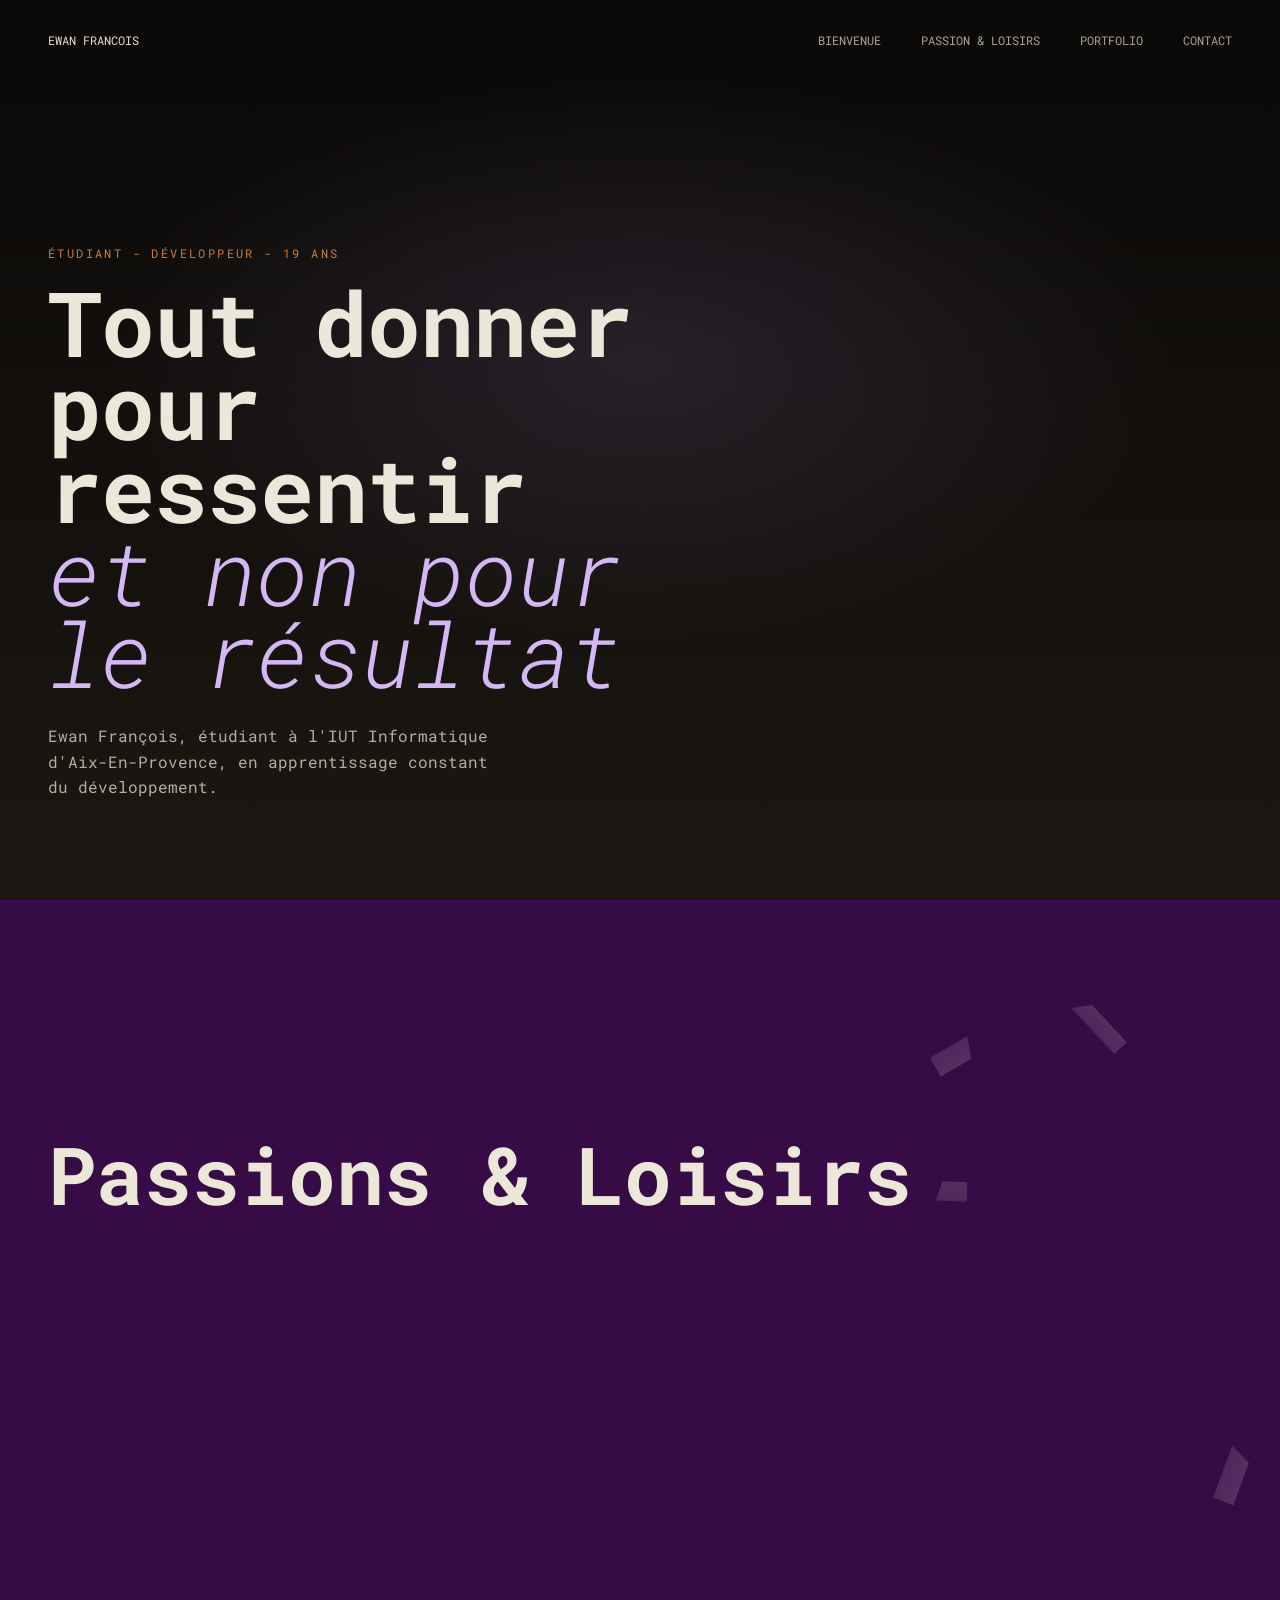
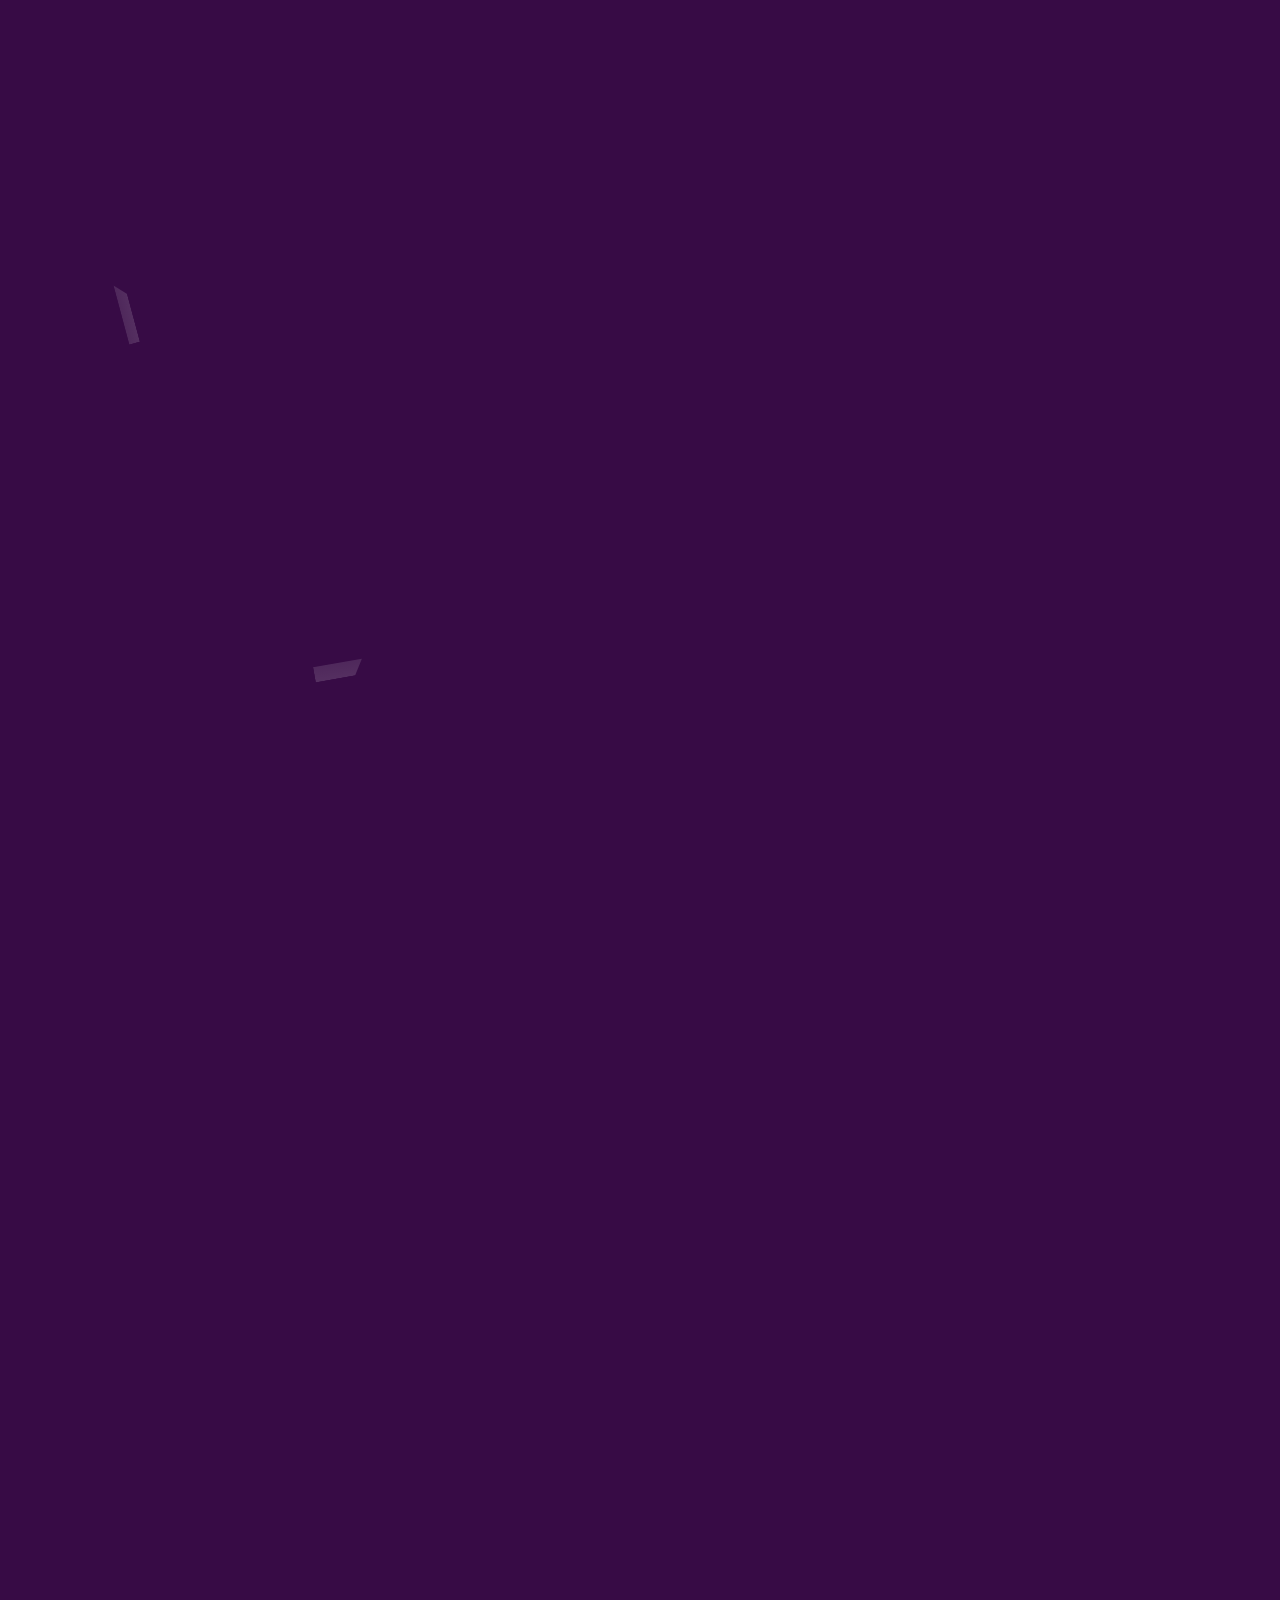
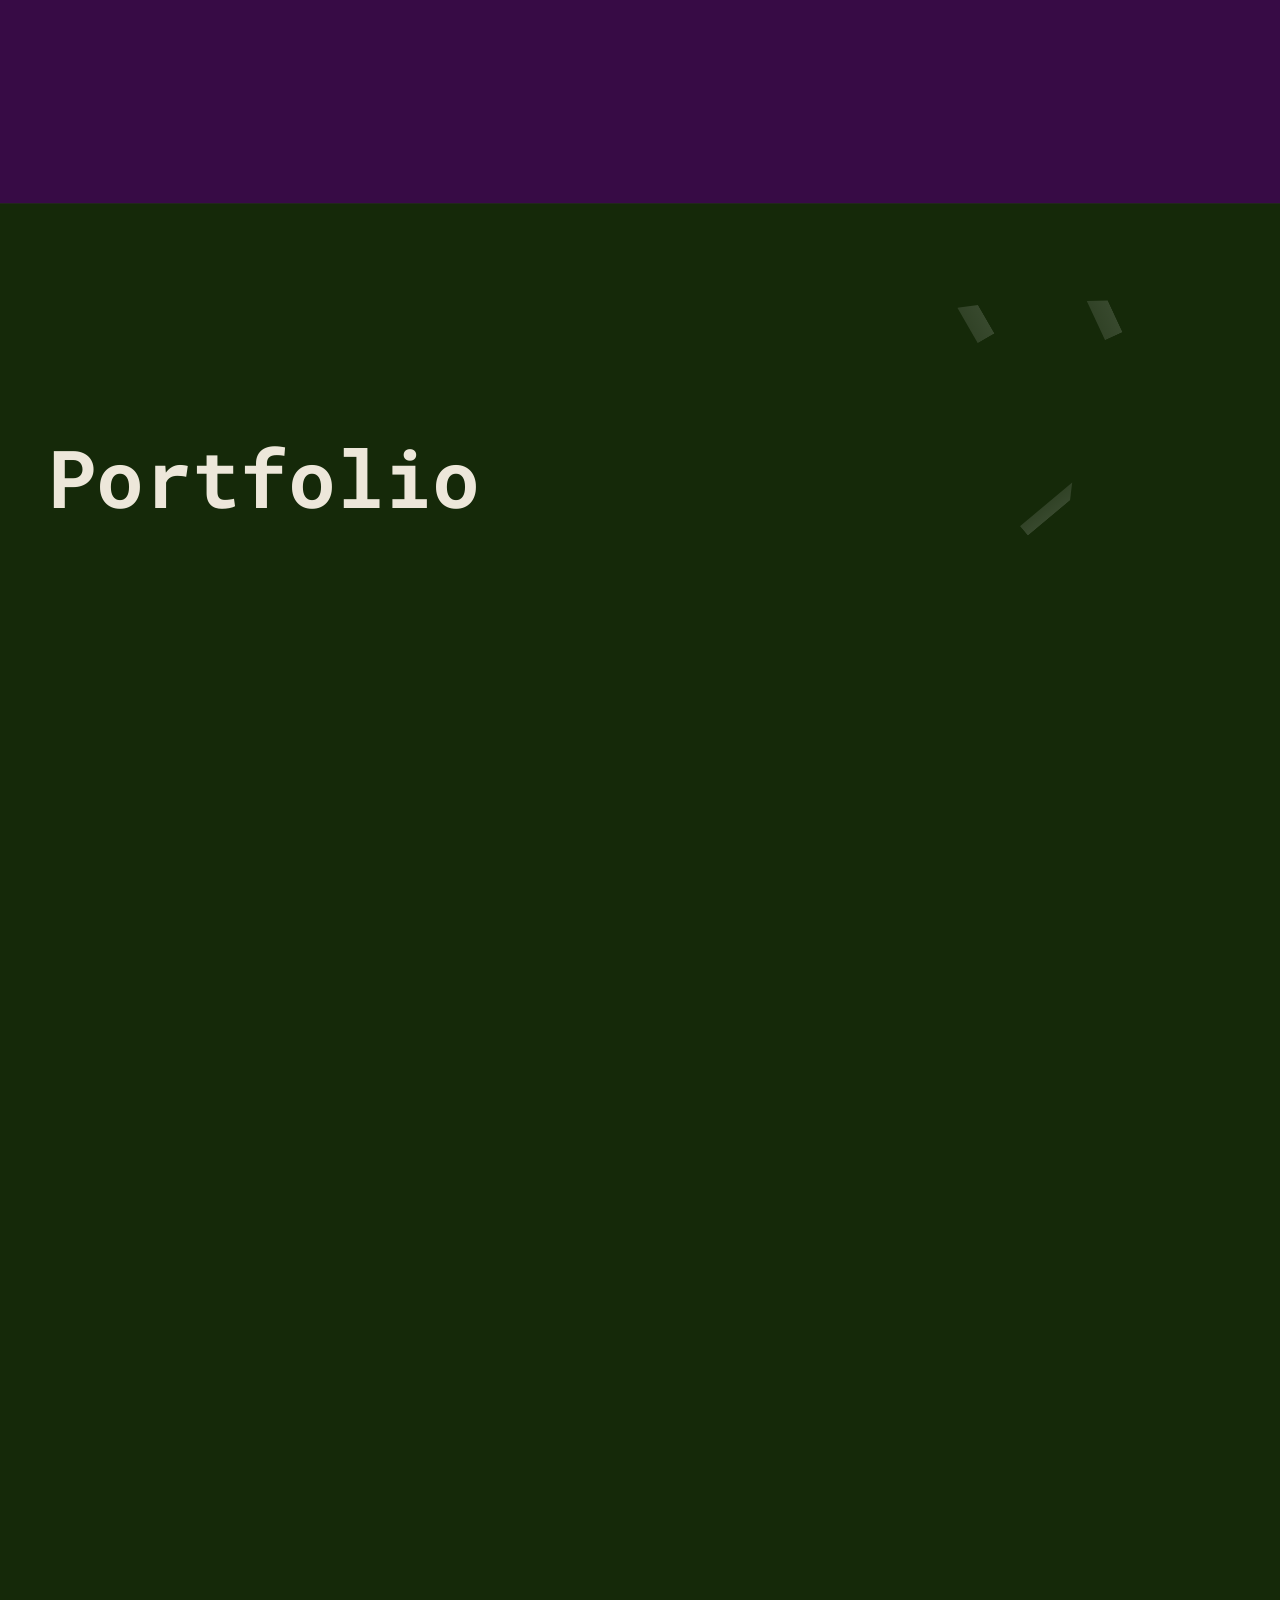
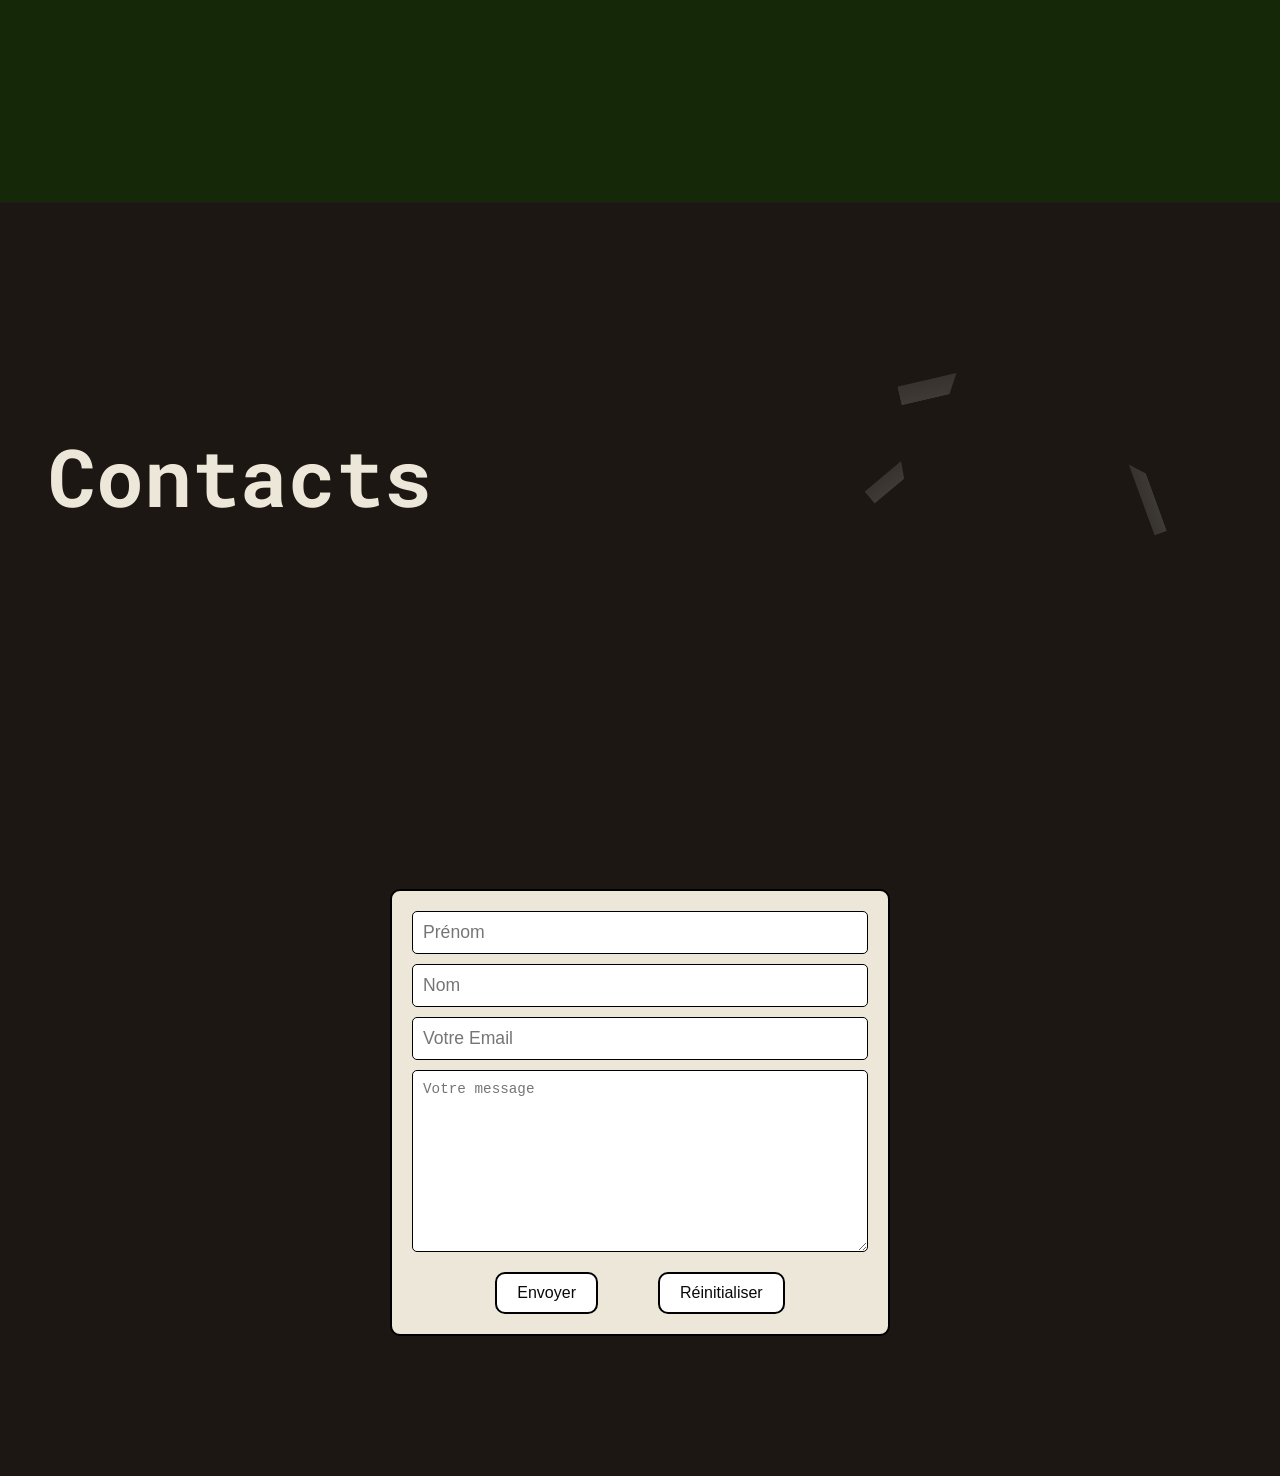
<file: index.html>
<!DOCTYPE html>
<html lang="fr">
    <head>
        <title>Le Corbeau Pointu - Informaticien Ewan FRANCOIS</title>
        <meta charset="UTF-8">
        <meta name="viewport" content="width=device-width, initial-scale=1.0">
        <meta name="author" content="FRANCOIS Ewan">

        <meta name="description" content="Portfolio d'Ewan François, étudiant en BUT Informatique à l'IUT d'Aix-en-Provence.">
        <meta name="keywords" content="Ewan François, Corbeau Pointu, développeur, informaticien, portfolio, BUT Informatique, Aix-en-Provence">

        <meta property="og:title" content="Le Corbeau Pointu - Ewan François, Informaticien">
        <meta property="og:description" content="Portfolio d'Ewan François, étudiant développeur en BUT Informatique.">
        <meta property="og:type" content="website">
        <meta property="og:url" content="https://ewanfrancois.github.io/Le-Corbeau-Pointu-informaticien/">
        
        <link rel="stylesheet" href="./css/style.css">
        <script src="./js/script.js" defer></script>
        <link rel="preconnect" href="https://fonts.googleapis.com">
        <link rel="preconnect" href="https://fonts.gstatic.com" crossorigin>
        <link href="https://fonts.googleapis.com/css2?family=Roboto+Mono:ital,wght@0,100..700;1,100..700&display=swap" rel="stylesheet">
        <link rel="icon" type="image/png" sizes="96x96" href="IMAGES/logo.png">
    </head>
    <body>
        <nav>
            <span class="nom">Ewan Francois</span>
            
            <ul>
                <li><a href="#Bienvenue">Bienvenue</a></li>
                <li><a href="#Passion">Passion &amp; Loisirs</a></li>
                <li><a href="#Portofolio">Portfolio</a></li>
                <li><a href="#Contact">Contact</a></li>
            </ul>
        </nav>

        <div id="Bienvenue"></div>
        
        <section class="presentation">
            
            <p class="prenom-presentation">
                Étudiant - Développeur - 19 ans
            </p>

            <h1 class="display">Tout donner pour ressentir <br><em>et non pour le résultat</em><br></h1>
            
            <p class="prenom-presentation-sub">
                Ewan François, étudiant à l'IUT Informatique d'Aix-En-Provence, en apprentissage constant du développement.
            </p>

        </section>

        <section class="section-passion">
            <div id="Passion"></div>

            <h1 class="sous-titre"> Passions & Loisirs </h1>

            <div class="shard-v2 s1"></div>
            <div class="shard-v2 s2"></div>
            <div class="shard-v2 s3"></div>
            <div class="shard-v2 s4"></div>

            <div>
                <div class="blocText b1">
                    <div class="zone-text">
                        <p>
                            Je me passionne pour divers sujets, mais voici mes principaux loisirs que j'aime réaliser !
                        </p>
                    </div>
                </div>

                <img src="IMAGES/IMAGE-MANETTE-PASSION.png" alt="Manette" class="image i1">

                <div class="blocText b2">
                    <div class="zone-text">
                        <p>
                            J'aime les jeux vidéo, pour plusieurs raisons, mais principalement, ceux qui peuvent offrir une belle morale,
                    
                            permettent de faire grandir notre imagination ou notre réflexion.
                        </p>
                    </div>
                </div>

                <div class="shard-v2 s5"></div>

                <img src="IMAGES/IMAGE-PASSION-LOISIR.png" alt="Star" class="image i2">

                <div class="shard-v2 s6"></div>

                <div class="blocText b3">
                    <div class="zone-text">
                        <p>
                            Je suis aussi passionné par les sciences, notamment par l'espace ; les étoiles ainsi que les planètes ou tout autre phénomènes cosmiques qui s'y produisent.
                        
                            <br><br>

                            Je poursuis mes recherches scientifiques dans ce domaine afin d'en apprendre toujours plus.
                        </p>
                    </div>
                </div>

                <div class="blocText b4">
                    <div class="zone-text">
                        <p>
                            J'ai également commencé à apprendre la modélisation 3D avec l'utilisation du logiciel Blender.
                        </p>
                    </div>
                </div>

                <div class="blocText b5">
                    <div class="zone-text">
                        <p>
                            Enfin j'adore coder, cette passion rejoint ma soif d'imagination car avec du code, on peut créer ou du moins théoriser n'importe quel univers. 
                        
                            <br><br>

                            Je réalise donc des petits projets en C++, Python, PHP, HTML & CSS, Java pour à la fois améliorer mon niveau en programmation et me surpasser dans de nouveaux projets.
                        </p>
                    </div>
                </div>

            </div>

        </section> 
        
        <section class="section-portofolio">

            <div id="Portofolio"></div>
            <h1 class="sous-titre"> Portfolio </h1>

             <div class="shard-v2 s7"></div>
             <div class="shard-v2 s8"></div>
             <div class="shard-v2 s9"></div>

             <div class="blocTextPortofolio b6">
                <div class="zone-text-portofolio">
                    <p>
                        J'ai réalisé plusieurs projets, qu'ils soient au sein de l'IUT ou même hors de celui-ci.

                        <br><br>

                        Voici donc la liste de mes différents projets en cours ou terminés :
                    </p>
                </div>
             </div>

             <div class="blocTextPortofolio b8">
                <div class="zone-text-portofolio">
                    <p>
                        Lors de ma première année, nous avons réalisé diverses SAE (Projet en groupe durant une période limitée) :
                
                        <br><br>

                        <span class="bold">Réalisation d'un programme en C++ suite à des attentes d'un client.</span>

                        <br><br>

                        <span class="bold">Réalisation d'un site Web optimisé et fonctionnel.</span>

                        <br><br>

                        <span class="bold">Analyses et explorations entre deux algorithmes sur des pages internet (algorithme PageRank).</span>

                        <br><br>

                        <span class="bold">Construction d'une base de données.</span>

                        <br><br>

                        <span class="bold">Développement d'une application pour un doctorant.</span>

                        <br><br>

                        <span class="bold">Installation et suivi d'un réseau.</span>

                        <br><br>

                        <span class="bold">Exploitation d'une base de données.</span>

                        <br><br>

                        <span class="bold">Gestion d'un projet.</span>

                        <br><br>

                        <span class="bold">Création d'un site web dynamique en PHP.</span>

                        <br><br>

                        <span class="bold">Début de la création du site web "Matheopolis" en PHP en suivant le cahier des charges d'un client.</span>

                        <br><br>

                        Tous ces projets ont été réalisés en groupe et chacun nécessitaient une bonne organisation ainsi qu'un bon travail en équipe.
                    </p>
                </div>
             </div>

             <div class="blocTextPortofolio b9">
                <div class="zone-text-portofolio">
                    <p>
                        J'ai également participé à :
                                        
                        <br><br>

                        <span class="zone-mini-titre">Projets finis</span>
                        
                        <br><br>

                        <span class="bold">Création d'un site web pour une photographe.</span>

                        <br><br>

                        <span class="bold">Réalisation de petits projets en Python (Rock-Paper-Scissor, calculatrice, jeu de dés).</span>

                        <br><br>

                        <span class="bold">Réalisation de petits projets en C++ (jeu du pendu, générateur de mot de passe).</span>

                        <br><br>
                        

                        <span class="zone-mini-titre">Projets en cours</span>

                        <br><br>
                        
                        <span class="bold">Début de la création du jeu Snake en C++</span>
                    
                        <br><br>

                        <span class="bold">Réalisation de modèles 3D avec le logiciel Blender.</span>

                        <br><br>

                        J'ai également commencé à m'intéresser au machine learning en démarrant la création d'une IA avec l'aide du logiciel Ollama.

                        <br><br>
                        
                        L'astronomie étant une passion, j'ai commencé à créer différents simulateurs en Python avec les bibliothèques Pygame et NumPy.
                    </p>
                </div>
            </div>

            <div class="blocTextPortofolio b10">
                <div class="zone-text-portofolio">
                    <p>
                        <span class="zone-mini-titre">Ma petite réussite</span>

                        <br><br>

                        Proche de la fin de ma première année en BUT, nous avions un projet à réaliser où l'on devait créer une démo d'un jeu (une Game Jam).
                        
                        <br>

                        Notre démo, "Aix-In-Mud", a remporté la première place de cette GameJam !
                        
                    </p>
                    </div>
                </div>

        </section>

        <section class="section-contact">
            
            <div id="Contact"></div>

            <h1 class="sous-titre"> Contacts </h1>
            
            <div class="shard-v2 s10"></div>
            <div class="shard-v2 s11"></div>
            <div class="shard-v2 s12"></div>

            <div class="blocTextContact">
                <div class="zone-text">
                    <p>
                        Si vous souhaitez me contacter, je suis disponible et j'essaierai de vous répondre au plus vite.

                        <br><br>

                        Mon discord : <span class="bold linkDS">korenova0</span>

                        <br><br>

                        Mon Instagram : <span class="bold"><a href="https://www.instagram.com/rolgndar0/?hl=en" target="_blank" class="linkIG">korenova0</a></span>
                    </p>
                </div>
            </div>

            <div class="formulaire">
                <form method="POST" action="https://formsubmit.co/ewan.francois299@gmail.com" class="contact-form">
                    <input type="text" name="prenom" placeholder="Prénom" class="contact-input" required>
                    <input type="text" name="nom" placeholder="Nom" class="contact-input" required>
                    <input type="email" name="email" placeholder="Votre Email" class="contact-input" required>
                    <textarea name="message" rows="10" cols="10" placeholder="Votre message" class="contact-input" required></textarea>
                
                    <div class="zone-bouton">
                        <button type="submit" class="bouton-formulaire">Envoyer</button>
                        <button type="reset" class="bouton-formulaire">Réinitialiser</button>
                    </div>
                </form>
            </div>

        </section>

    </body>
</html>
</file>
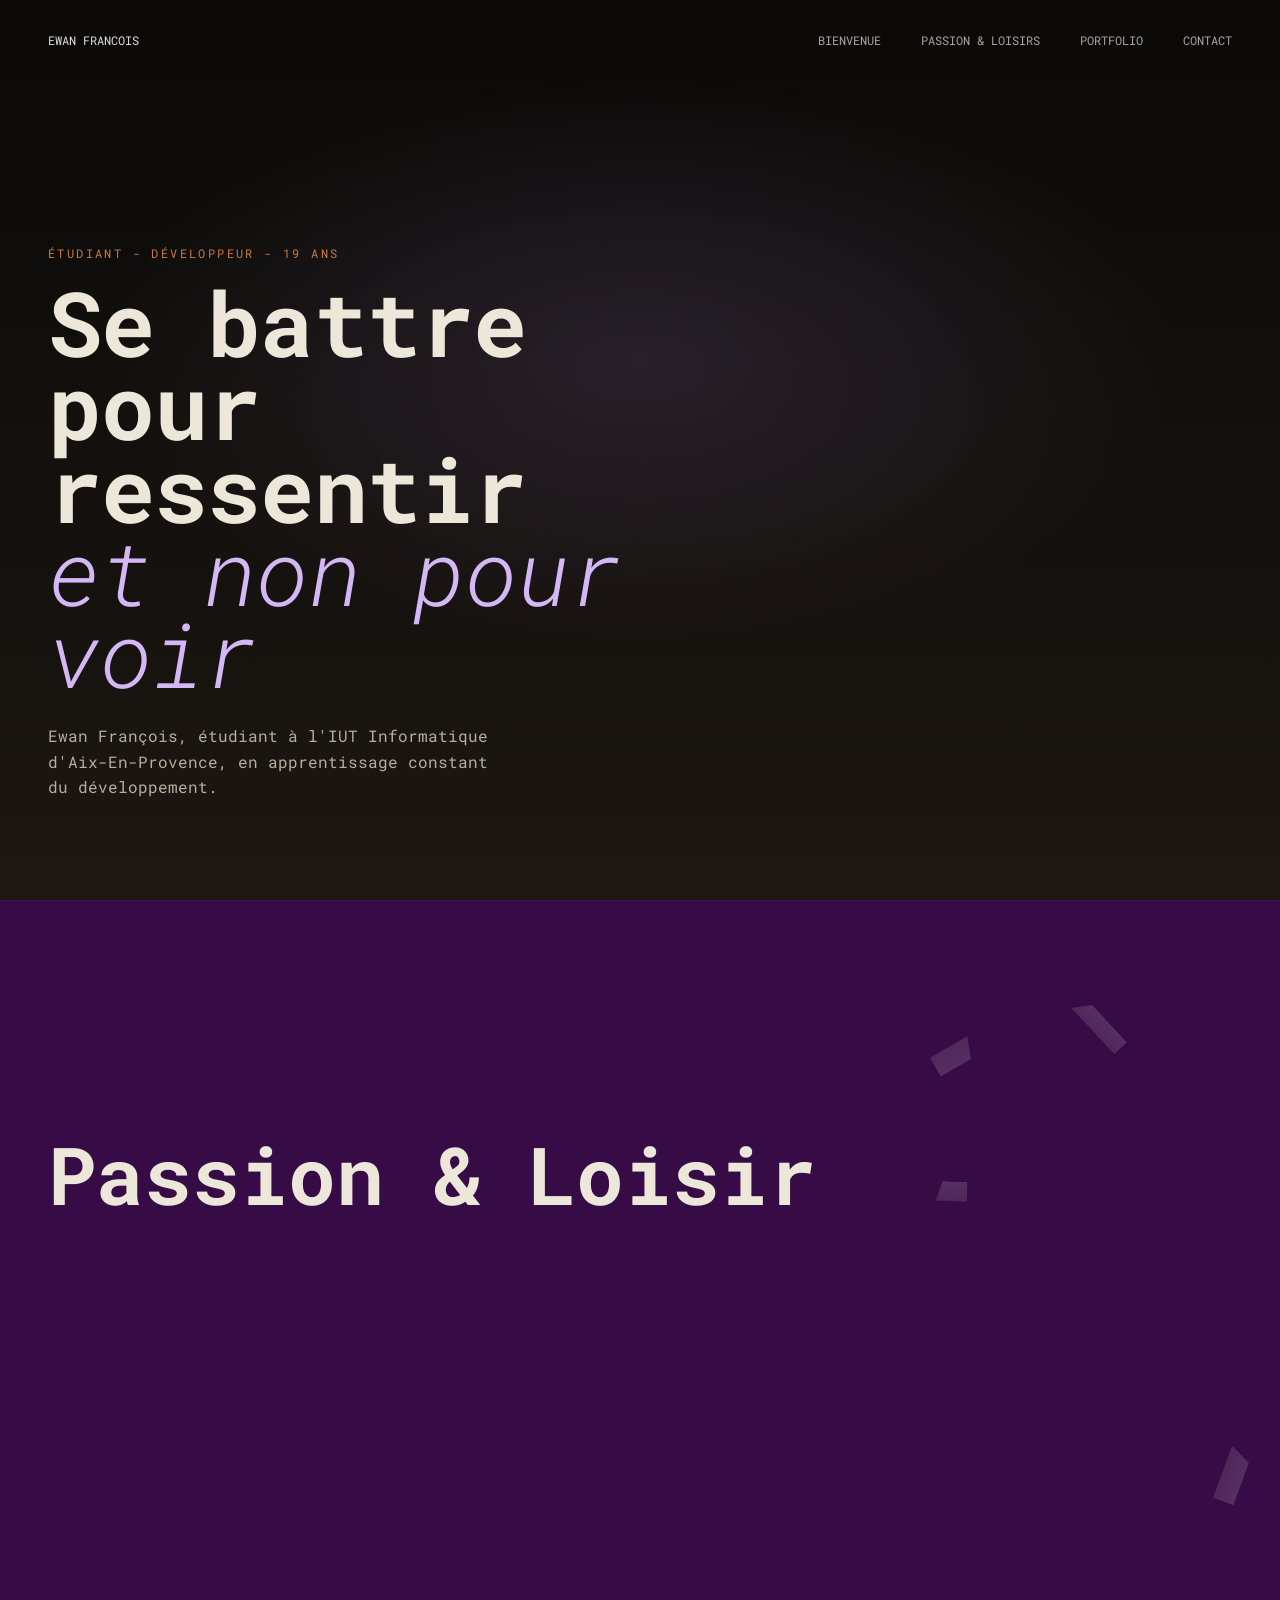
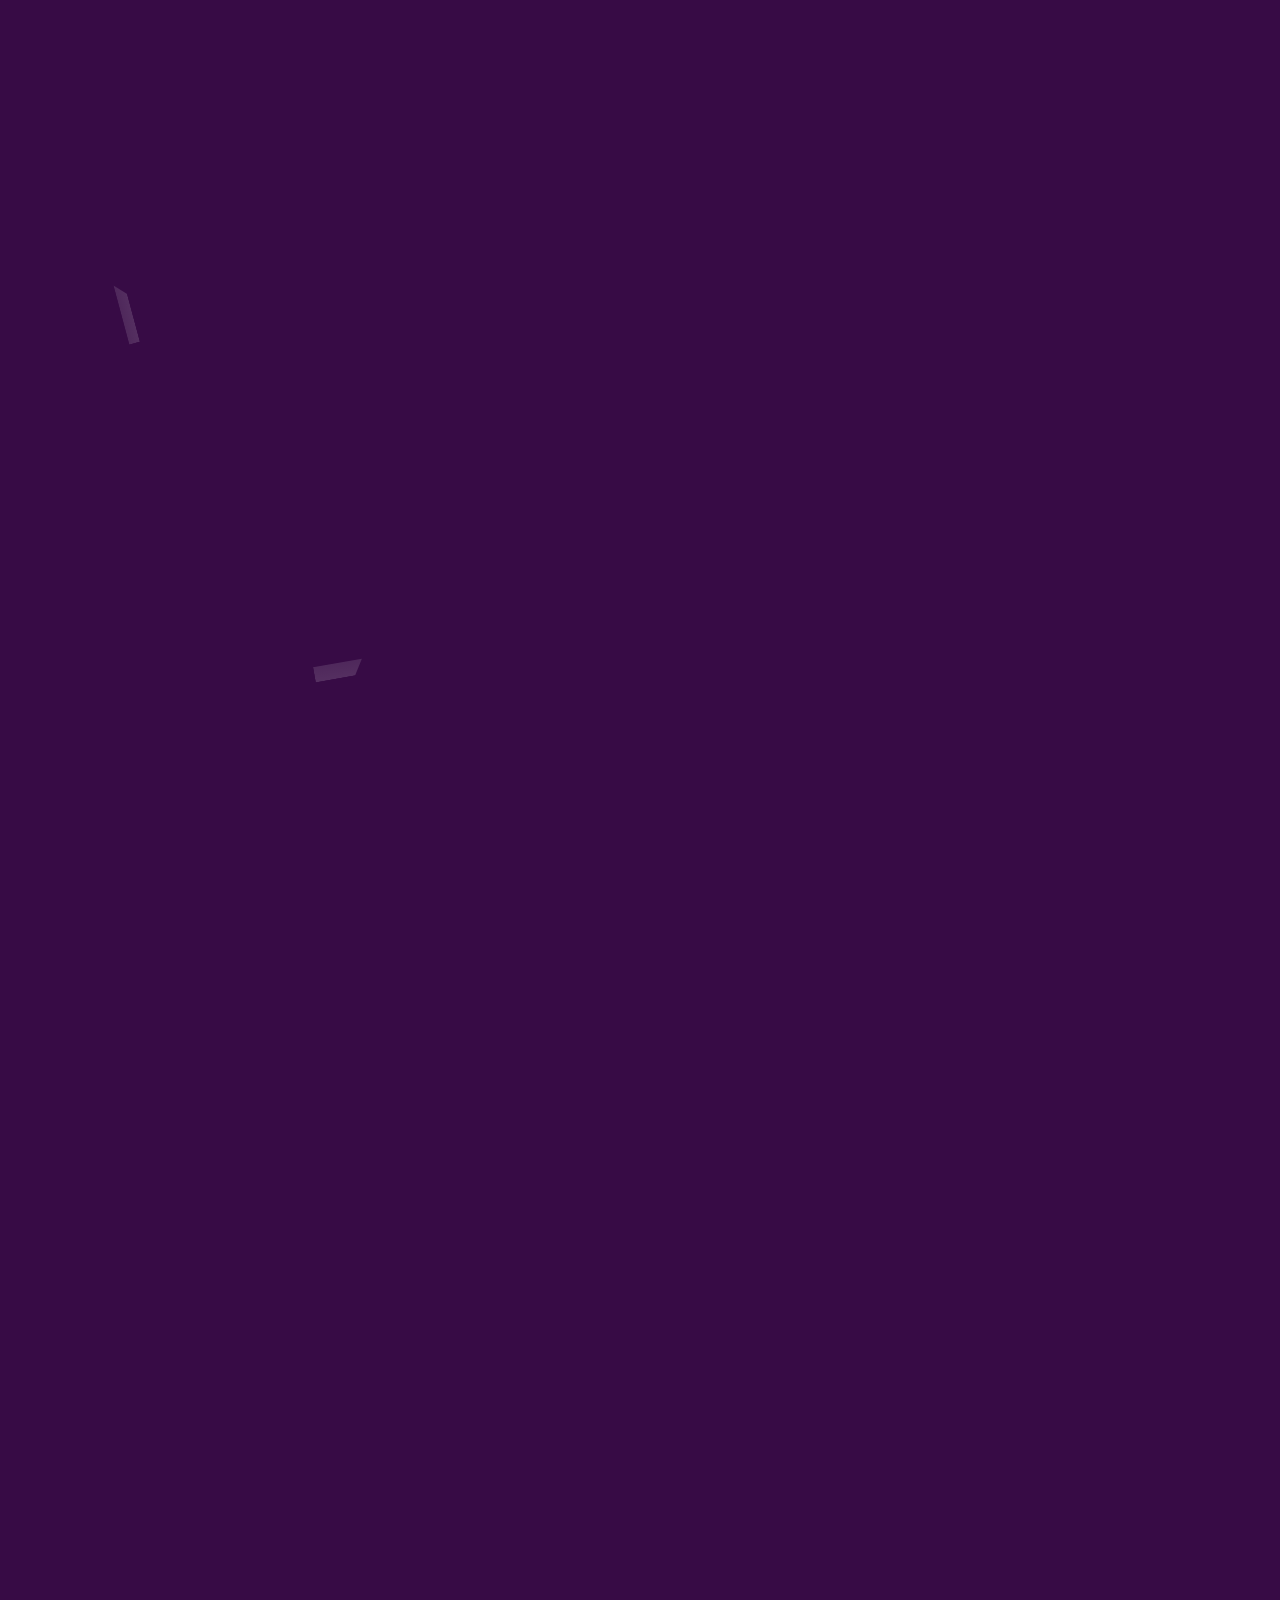
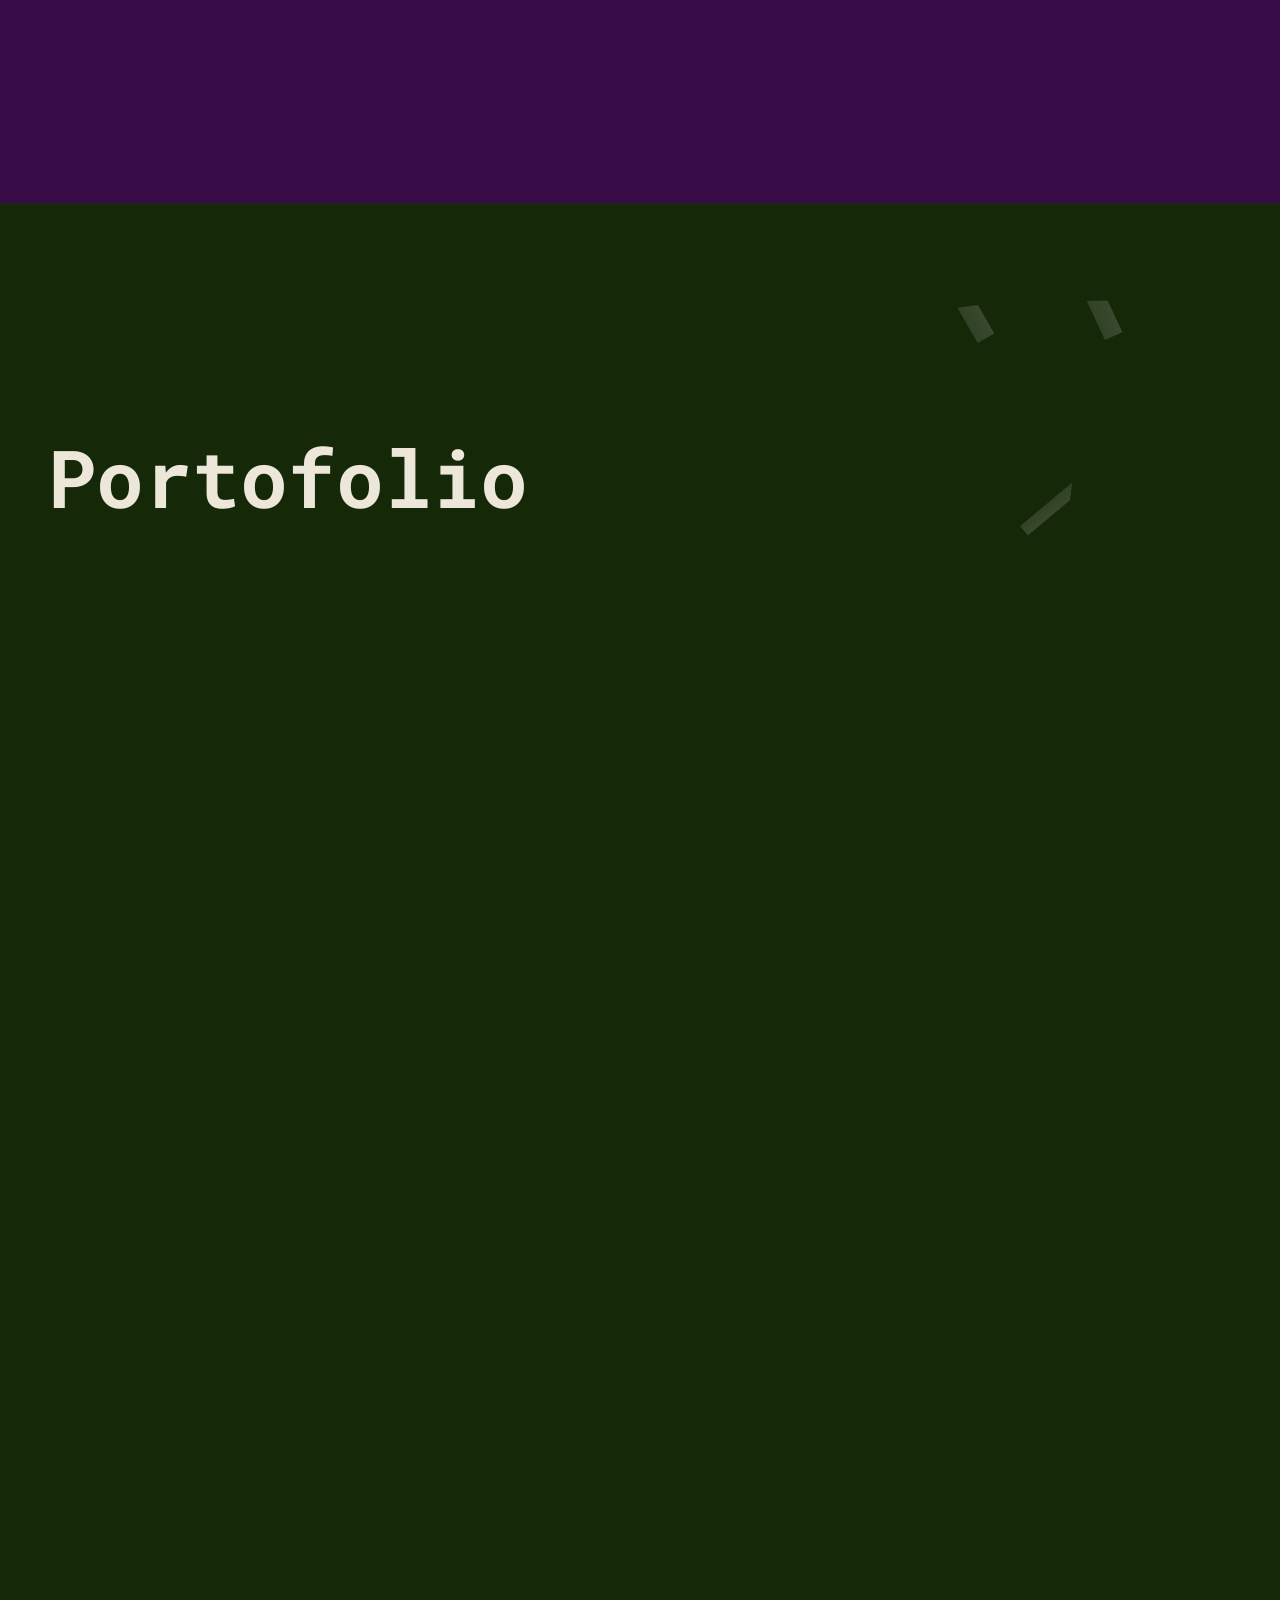
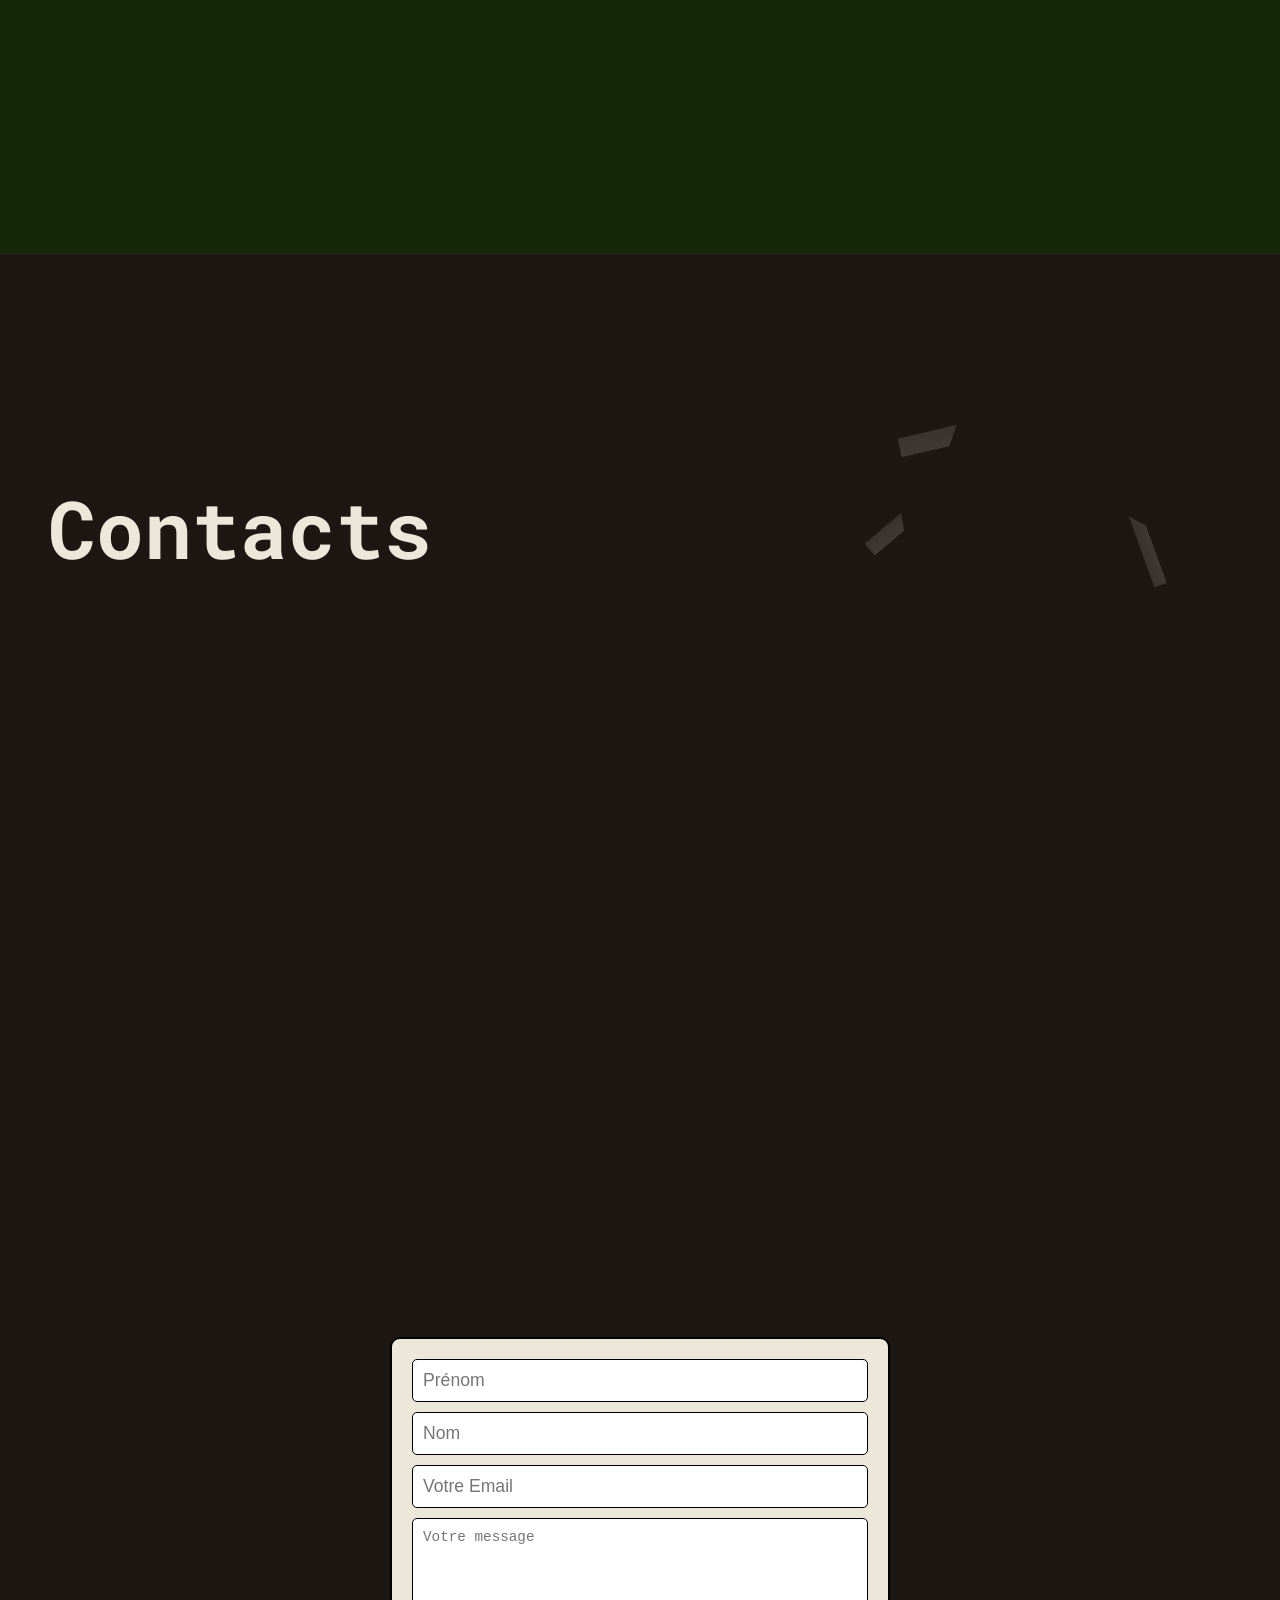
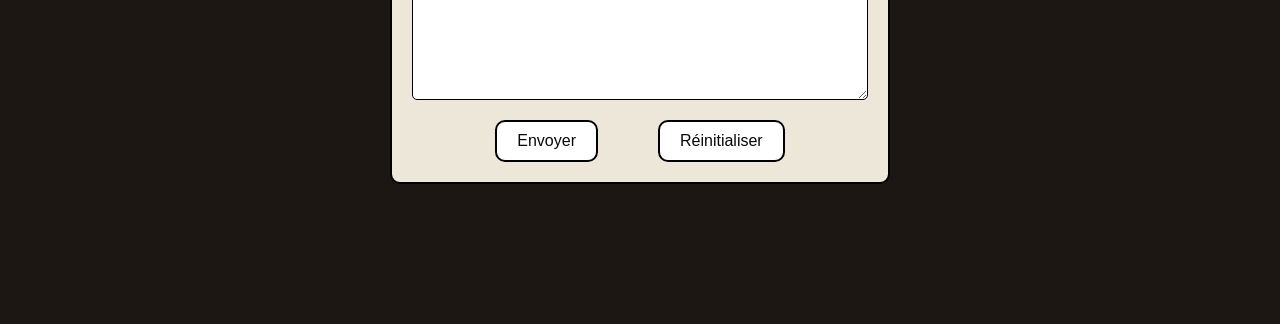
<file: Le_Corbeau_Pointu.html>
<!DOCTYPE html>
<html lang="fr">
    <head>
        <title>Le Corbeau Pointu</title>
        <meta charset="UTF-8">
        <meta name="viewport" content="width=device-width, initial-scale=1.0">
        <meta name="author" content="FRANCOIS Ewan">
        <link rel="stylesheet" href="./css/style.css">
        <script src="./js/script.js" defer></script>
        <link rel="preconnect" href="https://fonts.googleapis.com">
        <link rel="preconnect" href="https://fonts.gstatic.com" crossorigin>
        <link href="https://fonts.googleapis.com/css2?family=Roboto+Mono:ital,wght@0,100..700;1,100..700&display=swap" rel="stylesheet">
    </head>
    <body>
        <nav>
            <span class="nom">Ewan Francois</span>
            
            <ul>
                <li><a href="#Bienvenue">Bienvenue</a></li>
                <li><a href="#Passion">Passion &amp; Loisirs</a></li>
                <li><a href="#Portofolio">Portfolio</a></li>
                <li><a href="#Contact">Contact</a></li>
            </ul>
        </nav>

        <div id="Bienvenue"></div>
        
        <section class="presentation">
            
            <p class="prenom-presentation">
                Étudiant - Développeur - 19 ans
            </p>

            <h1 class="display">Se battre pour ressentir <br><em>et non pour voir</em><br></h2>
            
            <p class="prenom-presentation-sub">
                Ewan François, étudiant à l'IUT Informatique d'Aix-En-Provence, en apprentissage constant du développement.
            </p>

        </section>

        <section class="section-passion">
            <div id="Passion"></div>

            <h1 class="sous-titre"> Passion & Loisir </h1>

            <div class="shard-v2 s1"></div>
            <div class="shard-v2 s2"></div>
            <div class="shard-v2 s3"></div>
            <div class="shard-v2 s4"></div>

            <div>
                <div class="blocText b1">
                    <div class="zone-text">
                        <p>
                            Je me passionne pour divers sujets, mais voici mes principaux loisirs que j'aime réaliser !
                        </p>
                    </div>
                </div>

                <img src="IMAGES/IMAGE-MANETTE-PASSION.png" alt="Manette" class="image i1">

                <div class="blocText b2">
                    <div class="zone-text">
                        <p>
                            J'aime tout d'abord les jeux vidéo, pour plusieurs raisons, mais principalement, je dirais que j'aime jouer aux jeux car certains peuvent offrir une belle morale.
                    
                            D'autres permettent de faire grandir notre imagination ou notre réflexion.
                        </p>
                    </div>
                </div>

                <div class="shard-v2 s5"></div>

                <img src="IMAGES/IMAGE-PASSION-LOISIR.png" alt="Star" class="image i2">

                <div class="shard-v2 s6"></div>

                <div class="blocText b3">
                    <div class="zone-text">
                        <p>
                            Je suis aussi passionné par les sciences, mais principalement par l'espace ; les étoiles ainsi que les planètes ou même les phénomènes cosmiques qui se produisent, je trouve cela magnifique et ça nous fait réaliser parfois à quel point on peut être petit face à tout cela.
                        
                            <br><br>

                            Je n'ai pas une très grande culture sur ce domaine, mais je m'efforce d'essayer de la grandir dès que je peux.
                        </p>
                    </div>
                </div>

                <div class="blocText b4">
                    <div class="zone-text">
                        <p>
                            J'ai également commencé à apprendre la modélisation 3D avec l'utilisation du logiciel Blender car je prends particulièrement du plaisir à réaliser cette activité.
                        </p>
                    </div>
                </div>

                <div class="blocText b5">
                    <div class="zone-text">
                        <p>
                            Enfin j'adore coder, cette passion rejoint un peu ma soif d'imagination car avec du code, on peut créer ou du moins théoriser ce qu'on veut. 
                        
                            <br><br>

                            Je réalise donc des petits projets en Python, HTML & CSS, Dart pour à la fois améliorer mon niveau en programmation mais aussi pour le plaisir de coder.
                        </p>
                    </div>
                </div>

            </div>

        </section> 
        
        <section class="section-portofolio">

            <div id="Portofolio"></div>
            <h1 class="sous-titre"> Portofolio </h1>

             <div class="shard-v2 s7"></div>
             <div class="shard-v2 s8"></div>
             <div class="shard-v2 s9"></div>

             <div class="blocTextPortofolio b6">
                <div class="zone-text-portofolio">
                    <p>
                        Durant ma première année de BUT Informatique, j'ai réalisé plusieurs projets, qu'ils soient au sein des cours ou même hors de ceux-ci.

                        <br><br>

                        Voici donc la liste de mes différents projets que j'ai pu réaliser pour le moment, certains sont toujours en cours ou en apprentissage, tout comme certains sont finis.
                    </p>
                </div>
             </div>

             <div class="blocTextPortofolio b7">
                <div class="zone-text-portofolio">
                    <p>
                        Tout d'abord, voici les projets que j'ai pu réaliser pendant mes cours.
                    </p>
                </div>
             </div>

             <div class="blocTextPortofolio b8">
                <div class="zone-text-portofolio">
                    <p>
                        Lors de ma première année, nous avons réalisé diverses SAE (Projet en groupe durant une période limitée). <br> Voici les principaux que j'ai réalisés :
                
                        <br><br>

                        <span class="bold">Réalisation d'un programme en C++ suite à des attentes d'un client.</span>

                        <br><br>

                        <span class="bold">Réalisation d'un site Web optimisé et fonctionnel.</span>

                        <br><br>

                        <span class="bold">Analyses et explorations entre deux algorithmes sur des pages internet (algorithme PageRank).</span>

                        <br><br>

                        <span class="bold">Construction d'une base de données.</span>

                        <br><br>

                        <span class="bold">Développement d'une application pour un doctorant.</span>

                        <br><br>

                        <span class="bold">Installation et suivie d'un réseau.</span>

                        <br><br>

                        <span class="bold">Exploitation d'une base de données.</span>

                        <br><br>

                        <span class="bold">Gestion d'un projet.</span>

                        <br><br>

                    
                        Tous ces projets ont été réalisés en groupe et chacun nécessitait une bonne organisation ainsi qu'un bon travail en équipe.
                    </p>
                </div>
             </div>

             <div class="blocTextPortofolio b9">
                <div class="zone-text-portofolio">
                    <p>
                        Toujours lors de ma première année, voici les petits projets que j'ai pu réaliser ou que j'ai pu commencer :
                    
                    
                        <br><br>

                        <span class="zone-mini-titre">Projets finis</span>
                        
                        <br><br>

                        <span class="bold">Création d'un site web pour une photographe.</span>

                        <br><br>

                        <span class="bold">Réalisation de petits projets en Python (Rock-Paper-Scissor, calculatrice, jeu de dés).</span>

                        <br><br>
                        

                        <span class="zone-mini-titre">Projets en cours</span>
                    
                        <br><br>

                        <span class="bold">Réalisation de modèles 3D avec le logiciel Blender.</span>

                        <br><br>

                        <span class="bold">Création d'une application avec Dart.</span>

                        <br><br>

                        Je suis également en train d'apprendre comment créer une IA capable de réagir aux messages qu'on lui envoie avec une personnalité complètement personnalisable et avec une voix.
                        Le projet est actuellement en pause mais j'essaye d'en apprendre un peu plus.

                        Enfin, aimant l'astronomie, je suis en train de créer un simulateur réaliste du système solaire en Python avec la bibliothèque Pygame et Astropy.
                    </p>
                </div>
            </div>

            <div class="blocTextPortofolio b10">
                <div class="zone-text-portofolio">
                    <p>
                        <span class="zone-mini-titre">Ma petite réussite</span>

                        <br><br>

                        Proche de la fin de ma première année en BUT, nous avions un projet à réaliser où l'on devait créer une démo d'un jeu (soit une Game Jam).
                        
                        <br>

                        Notre démo, "Aix-In-Mud", a remporté la première place de cette GameJam !
                        
                    </p>
                    </div>
                </div>

        </section>

        <section class="section-contact">
            
            <div id="Contact"></div>

            <h1 class="sous-titre"> Contacts </h1>
            
            <div class="shard-v2 s10"></div>
            <div class="shard-v2 s11"></div>
            <div class="shard-v2 s12"></div>

            <div class="blocTextContact">
                <div class="zone-text">
                    <p>
                        Si vous souhaitez me contacter, je suis disponible la plupart du temps et j'essaierai de vous répondre le plus vite et tôt possible.

                        <br><br>

                        <span class="bold">Cependant, il y a certaines règles que j'aimerais préciser.</span>

                        <br><br>

                        1- Soyez respectueux pendant l'écriture de votre message.

                        <br><br>

                        2- Soyez concis et clair dans votre message.

                        <br><br>

                        3- Vous pouvez me poser n'importe quelle question, mais évitez quand même les questions qui n'ont aucun sens.

                        <br><br>

                        Vous pouvez également me contacter via mes réseaux sociaux.

                        <br><br>

                        Mon discord : <span class="bold linkDS">rolgndar</span>

                        <br><br>

                        Mon Instagram : <span class="bold"><a href="https://www.instagram.com/rolgndar0/?hl=en" target="_blank" class="linkIG">rolgndar0</a></span>
                    </p>
                </div>
            </div>

            <div class="formulaire">
                <form method="POST" action="https://formsubmit.co/ewan.francois299@gmail.com" class="contact-form">
                    <input type="text" name="prenom" placeholder="Prénom" class="contact-input" required>
                    <input type="text" name="nom" placeholder="Nom" class="contact-input" required>
                    <input type="email" name="email" placeholder="Votre Email" class="contact-input" required>
                    <textarea name="message" rows="10" cols="10" placeholder="Votre message" class="contact-input" required></textarea>
                
                    <div class="zone-bouton">
                        <button type="submit" class="bouton-formulaire">Envoyer</button>
                        <button type="reset" class="bouton-formulaire">Réinitialiser</button>
                    </div>
                </form>
            </div>

        </section>

    </body>
</html>
</file>
<file: css/style.css>
:root{
    --void: #0a0908;
    --stone: #1c1712;
    --stone-2: #251e17;
    --bone: #ede7da;
    --bone-dim: #b7af9e;
    --amethyst: #9b7ec4;
    --amethyst-glow: #d4b8f5;
    --ember: #c97b3d;
    --dark-gray: #3c3c3b; 
}

* {
    margin: 0;
    padding: 0;
    box-sizing: border-box;
}

html {
    scroll-behavior: smooth;
}

body {
    background: var(--void);
    color: var(--bone);
    font-family: 'Roboto Mono', monospace;
    overflow-x: hidden;
}

.grain {
    position: fixed;
    inset: 0;
    pointer-events: none;
    z-index: 50;
    opacity: 0.05;
    mix-blend-mode: overlay;
}

nav {
    position: fixed;
    top: 0;
    left: 0;
    right: 0;
    z-index: 40;
    display: flex;
    justify-content: center;
    align-items: center;
    padding: 32px 48px;
    font-family: 'Roboto Mono', monospace;
    font-size: 12px;
    letter-spacing: 0.18;
    text-transform: uppercase;
    color: var(--bone-dim);
    mix-blend-mode: difference;
}

nav .nom {
    color:var(--bone);
    margin-right: auto;
}

nav ul {
    list-style: none;
    display:flex; 
    gap: 40px;
}

nav a {
    display: inline-block;
    color: var(--bone-dim);
    text-decoration: none;
    transition: color 0.3s ease, transform 0.3s ease;
}

nav a:hover {
    color: var(--amethyst-glow);
    transform: scale(1.1);
}

/* --- PAGE ACCUEIL --- */

.presentation {
    position: relative;
    height: 100vh;
    display: flex;
    flex-direction: column;
    justify-content: flex-end;
    padding: 0 48px 100px;
    background: radial-gradient(ellipse 60% 45% at 50% 40%, rgba(155,126,196,0.16), transparent 70%), linear-gradient(180deg, var(--void) 0%, var(--stone) 100%);
    overflow:hidden;
}

.shard-v2 {
    position: absolute;
    background: linear-gradient(-88deg, rgba(255, 255, 255, 0.5), rgba(255, 255, 255, 0.05));
    clip-path: polygon(100% 50%, 78% 38%, 78% 100%, 100% 100%);
    
}

.shard-v2.s1 {
    width: 100px; 
    height: 70px;
    top: 80px;
    left: 70%;  
    opacity: 0.3; 
    transform: rotate(60deg);
    animation: rotation 25s infinite;
}

.shard-v2.s2 {
    width: 79px; 
    height: 102px;
    top: 80px;
    left: 80%;  
    opacity: 0.3; 
    transform: rotate(-43deg);
    animation: rotation 27s infinite;
}

.shard-v2.s3 {
    width: 90px; 
    height: 50px;
    top: 300px;
    left: 70%;  
    opacity: 0.3; 
    transform: rotate(-88deg);
    animation: rotation 29s infinite;
}

.shard-v2.s4 {
    width: 100px; 
    height: 90px;
    top: 500px;
    left: 90%;  
    opacity: 0.3; 
    transform: rotate(20deg);
    animation: rotation 30s infinite;
}

.shard-v2.s5 {
    width: 50px;
    height: 99px;
    top: 950px;
    right: 90%;
    opacity: 0.3;
    transform: rotate(-15deg);
    animation: rotation 30s infinite;
}

.shard-v2.s6 {
    width: 70px;
    height: 80px;
    top: 1300px;
    right: 70%;
    opacity: 0.3;
    transform: rotate(80deg);
    animation: rotation 30s infinite;
}

.shard-v2.s7 {
    width: 88px;
    height: 70px;
    top: 80px;
    left: 80%;
    opacity: 0.3;
    transform: rotate(-25deg);
    animation: rotation 30s infinite;
}

.shard-v2.s8 {
    width: 88px;
    height: 66px;
    top: 90px;
    left: 70%;
    opacity: 0.3;
    transform: rotate(-30deg);
    animation: rotation 20s infinite;
}

.shard-v2.s9 {
    width: 56px;
    height: 110px;
    top: 220px;
    left: 80%;
    opacity: 0.3;
    transform: rotate(50deg);
    animation: rotation 30s infinite;
}

.shard-v2.s10 {
    width: 87px;
    height: 98px;
    top: 100px;
    left: 70%;
    opacity: 0.3;
    transform: rotate(77deg);
    animation: rotation 30s infinite;
}

.shard-v2.s11 {
    width: 60px;
    height: 122px;
    top: 220px;
    left: 85%;
    opacity: 0.3;
    transform: rotate(-20deg);
    animation: rotation 30s infinite;
}

.shard-v2.s12 {
    width: 72px;
    height: 77px;
    top: 210px;
    left: 66%;
    opacity: 0.3;
    transform: rotate(50deg);
    animation: rotation 30s infinite;
}

.prenom-presentation {
    position: relative;
    z-index: 2;
    font-family: 'Roboto Mono', monospace;
    font-size:12px;
    letter-spacing: 0.2em;
    text-transform: uppercase;
    color: var(--ember);
    margin-bottom: 20px;
}

h1.display {
    position: relative;
    z-index: 2;
    font-size: clamp(56px, 8vw, 90px);
    line-height: 0.92;
    letter-spacing: -0.01em;
    color: var(--bone);
    max-width: 700px;
}

h1.display em {
    font-style: italic;
    font-weight: 300;
    color: var(--amethyst-glow);
}

h1.sous-titre {
    position: relative;
    z-index: 2;
    font-size:clamp(46px, 9vw, 80px);
    margin-top: 100px;
    color: var(--bone)
}

.prenom-presentation-sub {
    position: relative;
    z-index: 2;
    margin-top: 28px;
    max-width: 440px;
    font-size: 16px;
    line-height: 1.6;
    color: var(--bone-dim);
}

.section-passion {
    position: relative;
    padding: 120px 48px;
    background: var(--stone);
    background: rgba(188, 19, 255, 0.247);
    border-top: 1px solid rgba(188, 19, 255, 0.08);
    overflow: hidden;
}

.section-portofolio {
    position: relative;
    padding: 120px 48px;
    background: var(--stone);
    background: rgba(53, 137, 14, 0.247);
    border-top: 1px solid rgba(188, 19, 255, 0.08);
    overflow: hidden;
}

.section-contact {
    position: relative;
    padding: 120px 48px;
    background: var(--stone);
    border-top: 1px solid rgba(188, 19, 255, 0.08);
    overflow: hidden;
}

.blocTextPortofolio {
    margin-top: 100px;
    background-color: var(--dark-gray);
    border-radius: 40px;
    border: 2px solid var(--void);
    opacity: 0;
    transition: 1s ease;
}

.blocTextContact {
    margin-top: 100px;
    background-color: var(--bone);
    border-radius: 40px;
    border: 2px solid var(--void);
    opacity: 0;
    transition: 1s ease;
}


.blocText {
    margin-top: 100px;
    background-color: var(--amethyst);
    border-radius: 40px;
    border: 2px solid var(--void);
    opacity: 0;
    transition: 1s ease;
}

.blocText.b1 {
    margin-top: 100px;
    width: 800px;
    height: 100px;
    background-color: var(--amethyst);
    border-radius: 40px;
    border: 2px solid var(--void);
    opacity: 0;
    transition: 1s ease;
}

.blocText.b2 {
    margin-top: 100px;
    width: 800px;
    height: 240px;
    background-color: var(--amethyst);
    border-radius: 40px;
    border: 2px solid var(--void);
    opacity: 0;
    transition: 1s ease;
}

.blocText.b3 {
    position: relative;
    margin-top: 100px;
    width: 800px;
    height: 420px;
    left: 45%;
}

.blocText.b6 {
    position: relative;
    align-items: center;
    justify-content: center;
}

.zone-text {
    display: flex;
    align-items: center;
    justify-content: center;
    padding-top: 10px;
    padding-bottom: 10px;
    padding-right: 10px;
    padding-left: 30px;
    font-size: 1.7em;
    color: var(--void);
}

.zone-mini-titre {
    font-size: 1.9em;
    color: var(--amethyst-glow)
}

.zone-text-portofolio {
    display: flex;
    align-items: center;
    text-align: center;
    padding-top: 10px;
    padding-bottom: 10px;
    padding-right: 10px;
    padding-left: 30px;
    font-size: 1.7em;
    color: var(--bone);
}

.image {
    opacity: 0;
    transition: 1s ease;
}

.image.i1 {
    display: block;
    width: 220px;
    height: auto;
    margin: 40px auto;
    opacity: 0;
    transition: 1s ease;
}

.image.i2 {
    display: block;
    width: 220px;
    height: auto;
    margin: 40px auto;
    opacity: 0;
    transition: 1s ease;
}

.bold {
    font-weight: bold;
}

/* FORMULAIRE */

.formulaire {
    display: flex;
    justify-content: center;
    margin-top: 20px;
}

.contact-form {
    background-color: var(--bone);
    display: flex;
    flex-direction: column;
    gap: 10px;
    width: 500px;
    border: 2px solid black;
    border-radius: 10px;
    padding: 20px;
    margin-bottom: 20px;
}

.contact-input {
    padding: 10px;
    border: 1px solid black;
    border-radius: 5px;
    font-size: 1.1em;
}

.zone-bouton {
    display: flex;
    justify-content: center;
    margin-top: 10px;
    gap: 60px;
}

.bouton-formulaire {
    background-color: white;
    color: var(--void);
    border: 2px solid black;
    border-radius: 10px;
    padding: 10px 20px;
    font-size: 1em;
    cursor: pointer;
    transition: background-color 0.3s ease, transform 0.3s ease;
}

.bouton-formulaire:hover {
    background-color: var(--bone-dim);
    color: black;
    transform: scale(1.1);
}

/* ANIMATIONS */

.blocText.show {
    opacity: 1;
}

.blocTextPortofolio.show {
    opacity: 1;
}

.blocTextContact.show {
    opacity: 1;
}

.image.show {
    opacity: 1;
}

/* --- PARTIE TEL --- */

@media (max-width: 768px) {

    nav {
        padding: 16px 20px;
        flex-direction: column;
        align-items: flex-start;
        gap: 12px;
    }

    nav ul {
        gap: 20px;
        flex-wrap: wrap;
    }

    .presentation {
        padding: 0 24px 60px;
    }

    .section-passion,
    .section-portofolio,
    .section-contact {
        padding: 80px 20px;
    }

    .blocText,
    .blocText.b1,
    .blocText.b2,
    .blocText.b3,
    .blocTextPortofolio,
    .blocTextContact {
        width: 90%;
        max-width: 100%;
        height: auto;    
        left: auto;
        margin: 60px auto 0;
    }

    .zone-text,
    .zone-text-portofolio {
        font-size: 1.1em; 
        padding: 20px;
    }

    .zone-mini-titre {
        font-size: 1.3em;
    }

    .image.i1,
    .image.i2 {
        position: static;
        width: 60%;
        height: auto;
        margin: 20px auto;
        right: auto;
        left: auto;
    }

    .shard-v2 {
        display: none;
    }

    .contact-form {
        width: 90%;
        max-width: 500px;
    }

    h1.sous-titre {
        margin-top: 60px;
        font-size: clamp(32px, 8vw, 50px);
    }
}

@media (max-width: 480px) {
    .zone-bouton {
        flex-direction: column;
        gap: 16px;
    }

    .bouton-formulaire {
        width: 100%;
    }
}

@keyframes rotation {
    0% {
        rotate: 0deg;
    }
    50% {
        rotate: 90deg;
    }
    75% {
        rotate: 180deg;
    }
    90% {
        rotate: 240deg;
    }
    100% {
        rotate: 360deg;
    }
}
</file>
